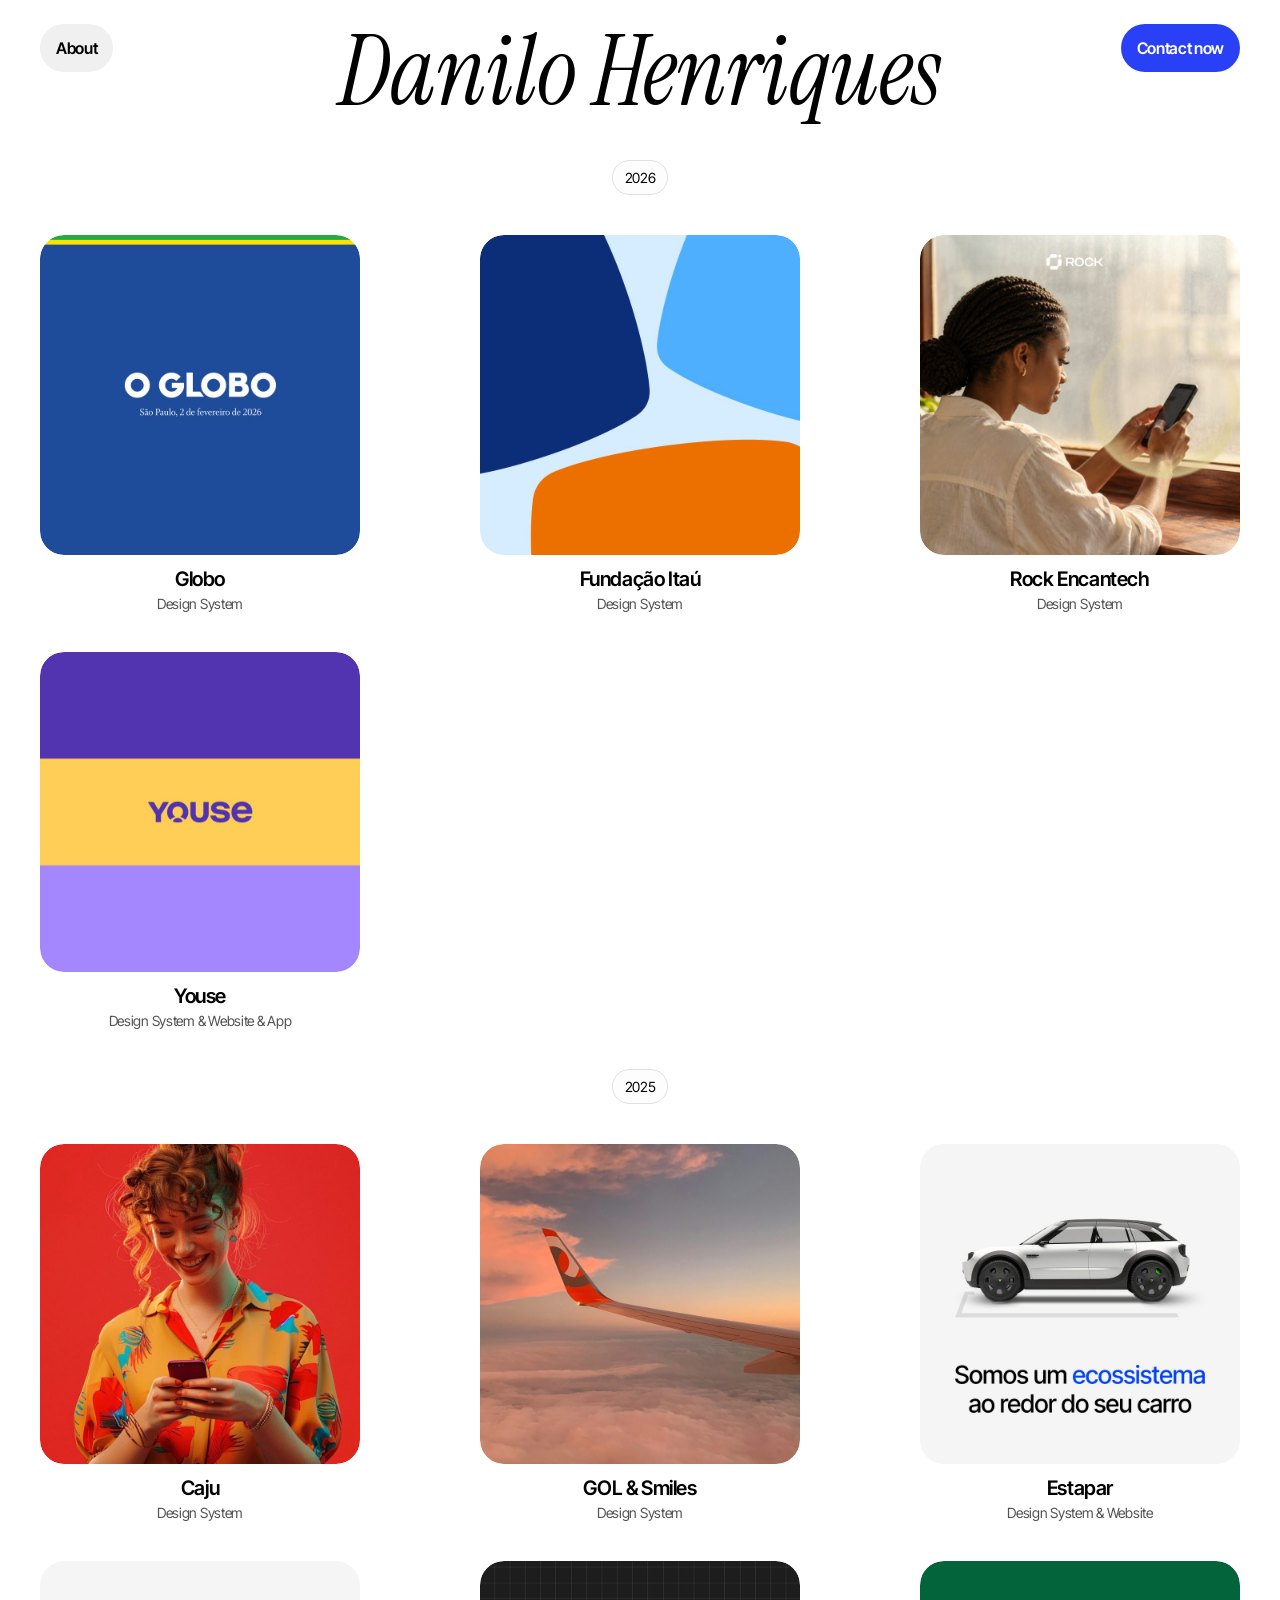
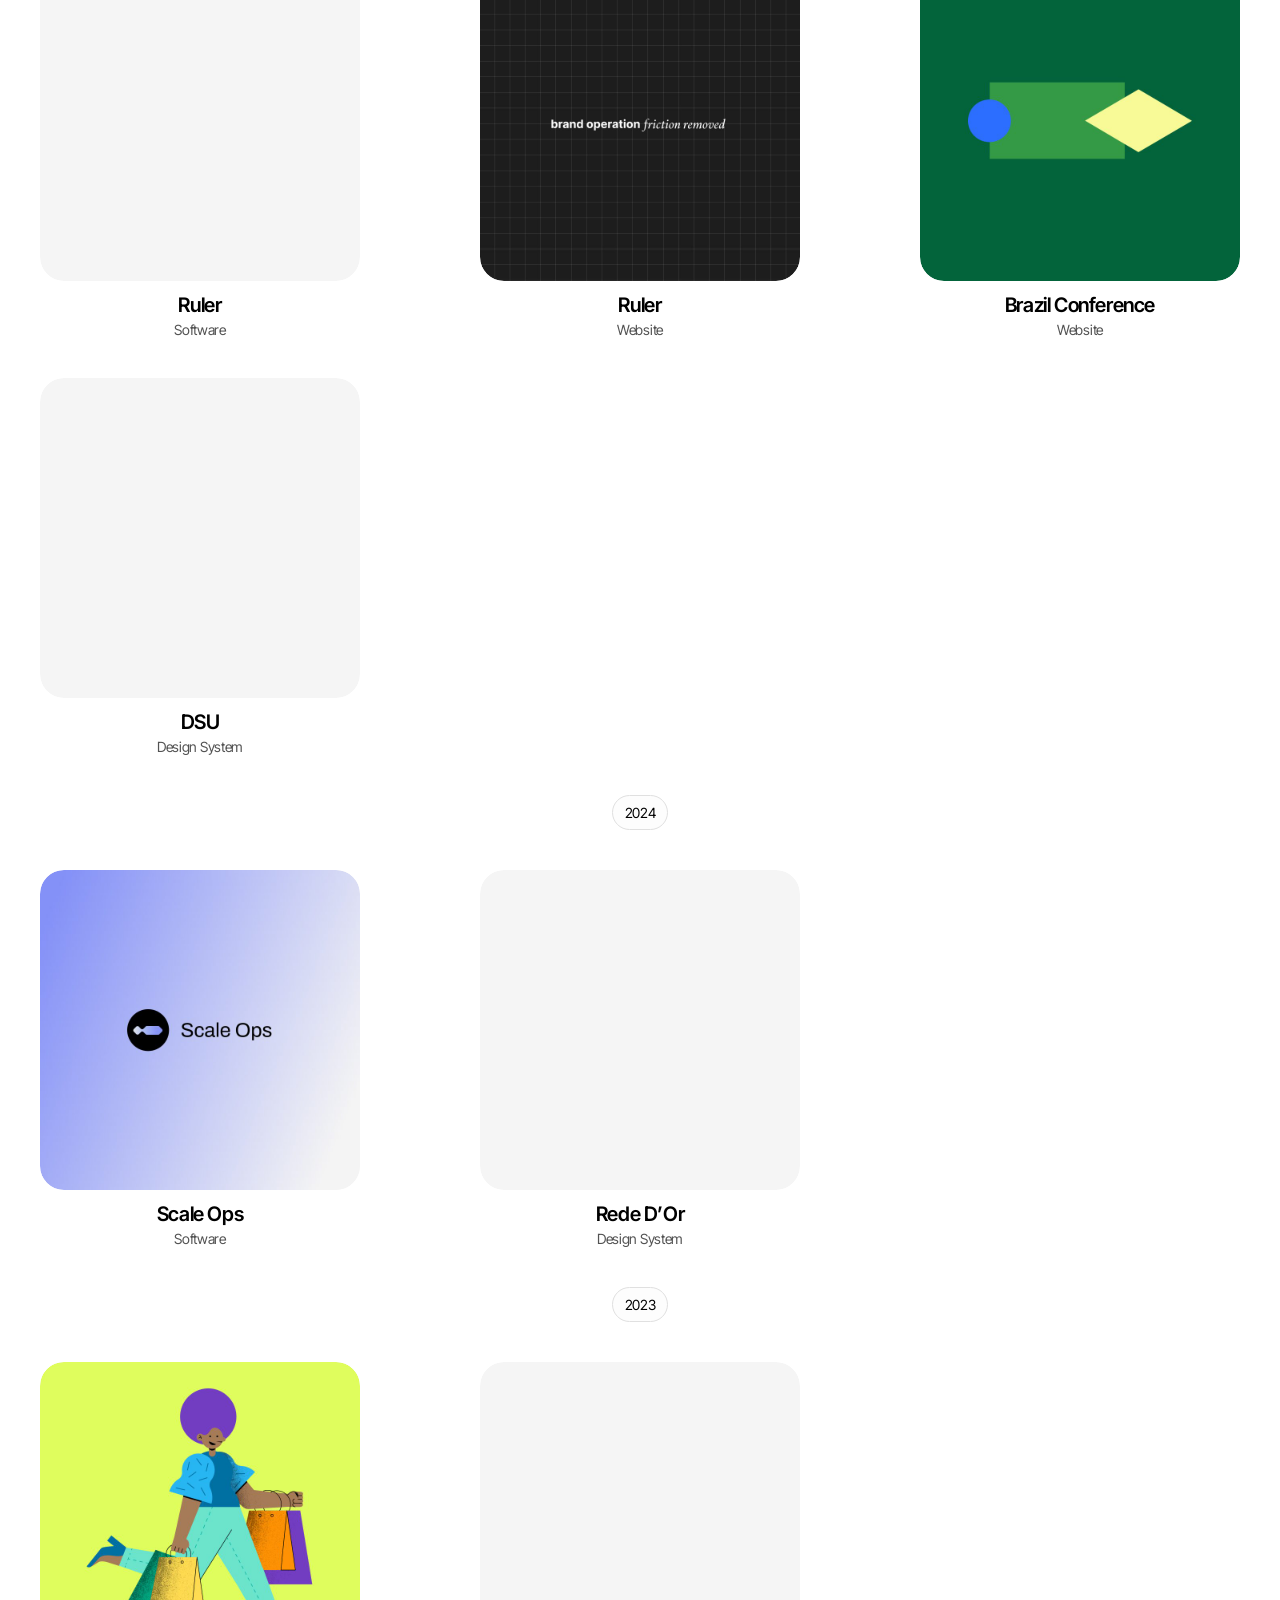
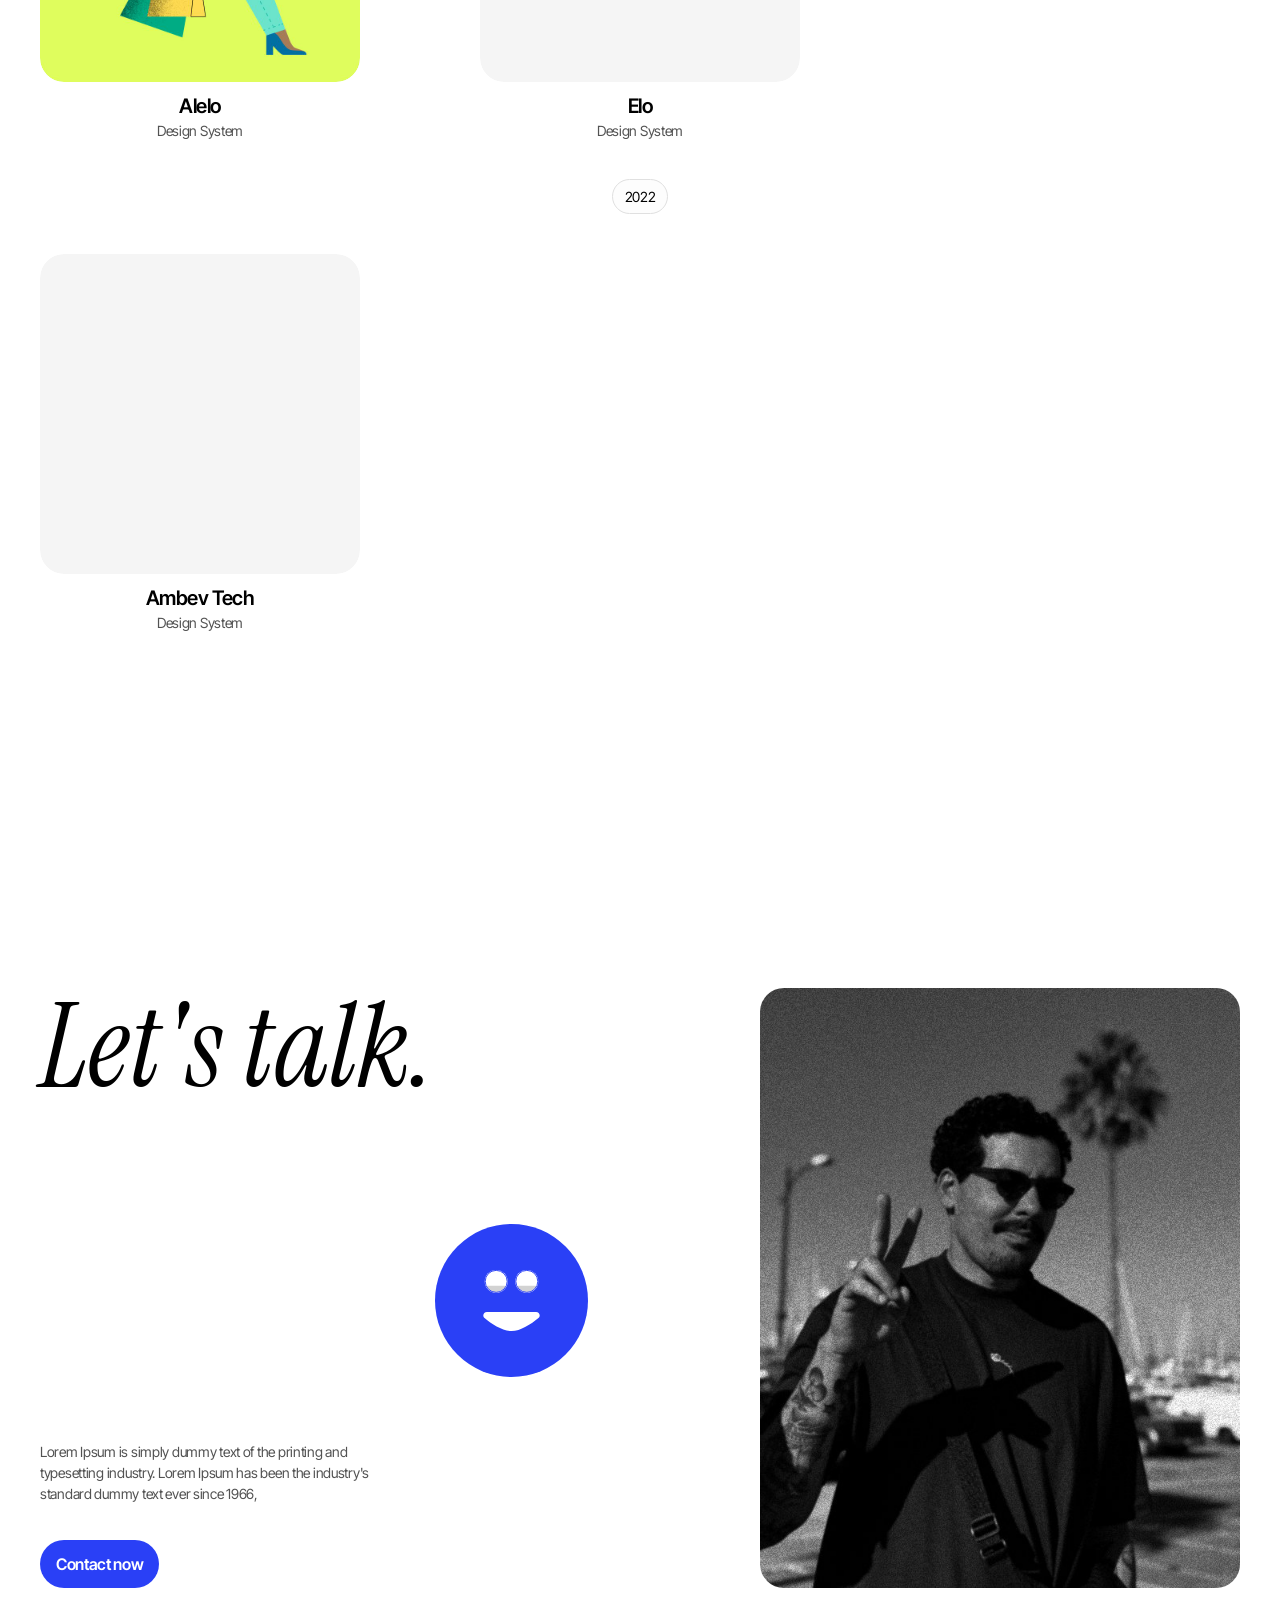
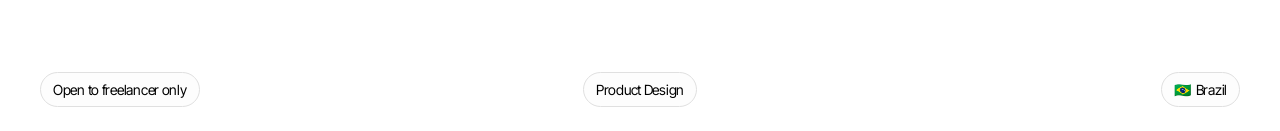
<file: index.html>
<!DOCTYPE html>
<html lang="en">
<head>
  <meta charset="UTF-8">
  <meta name="viewport" content="width=device-width, initial-scale=1.0">
  <title>Danilo Henriques — Product Designer</title>
  <meta name="description" content="Portfolio of Danilo Henriques, Product Designer living in Santos.">
  <link rel="preconnect" href="https://fonts.googleapis.com">
  <link rel="preconnect" href="https://fonts.gstatic.com" crossorigin>
  <link href="https://fonts.googleapis.com/css2?family=Inter:wght@400;500&family=Instrument+Serif:ital@1&family=Inter+Tight:wght@400;600&display=swap" rel="stylesheet">
  <link rel="stylesheet" href="css/style.css">
</head>
<body data-page="home">
  <header class="site-header" id="top">
    <a class="btn-soft" id="about-link" href="#">About</a>
    <h1 class="site-name">Danilo Henriques</h1>
    <a class="btn-contact" href="#contact">Contact now</a>
  </header>

  <main class="home">
    <div class="timeline" aria-live="polite"></div>
  </main>

  <section class="talk" id="contact" aria-labelledby="talk-title">
    <a class="btn-top" href="#top" aria-label="Back to top">
      <img src="assets/img/icon-arrow-up.svg" width="16" height="16" alt="">
    </a>
    <div class="talk-body">
      <div class="talk-copy">
        <h2 class="talk-title" id="talk-title"></h2>
        <div class="talk-cta">
          <p class="talk-text"></p>
          <a class="btn-contact" id="talk-contact" href="#">Contact now</a>
        </div>
      </div>
      <svg class="talk-smile" viewBox="0 0 160 160" fill="none" xmlns="http://www.w3.org/2000/svg" aria-hidden="true">
        <circle cx="80" cy="80" r="80" fill="#2A40F6"/>
        <g class="eye">
          <rect x="84" y="48" width="24" height="24" rx="12" fill="white"/>
          <path d="M106.095 64.5H85.8878L87.0002 66.5L88.5002 68.5L91.0002 70L93.5002 71H97.0001L100 70.5L103.5 68.5L105.5 66L106.095 64.5Z" fill="#D2D2D2"/>
          <circle cx="96" cy="60" r="11.5" stroke="#2A40F6"/>
        </g>
        <g class="eye">
          <rect x="52" y="48" width="24" height="24" rx="12" fill="white"/>
          <path d="M74.0952 64.5H53.8878L55.0002 66.5L56.5002 68.5L59.0002 70L61.5002 71H65.0001L68.0001 70.5L71.5001 68.5L73.5001 66L74.0952 64.5Z" fill="#D2D2D2"/>
          <circle cx="64" cy="60" r="11.5" stroke="#2A40F6"/>
        </g>
        <path d="M80 112C70.623 112 59.561 104.805 51.8333 98.3428C49.1356 96.087 50.8155 92 54.3322 92H105.668C109.184 92 110.864 96.087 108.167 98.3428C100.439 104.805 89.377 112 80 112Z" fill="white"/>
      </svg>
      <div class="talk-photo"></div>
    </div>
    <div class="talk-chips"></div>
  </section>

  <script src="js/data.js"></script>
  <script src="js/app.js"></script>
</body>
</html>
</file>
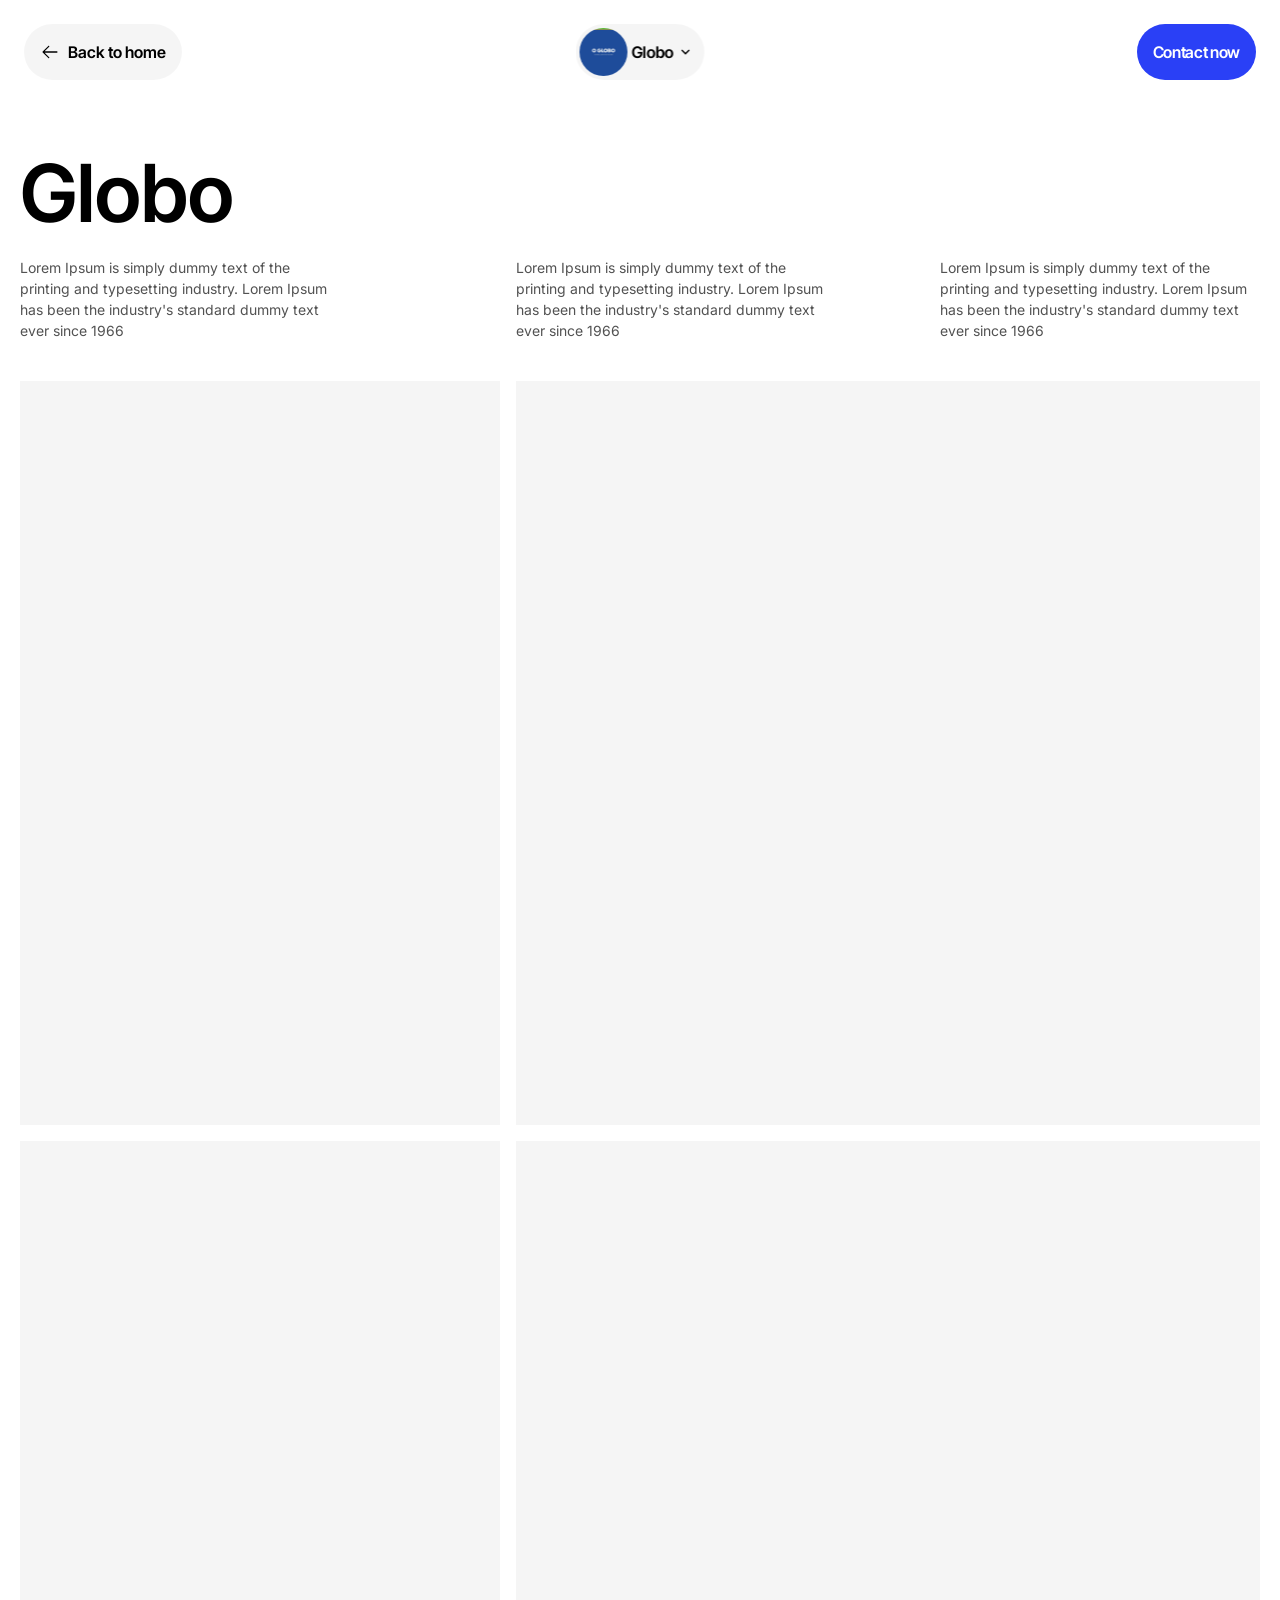
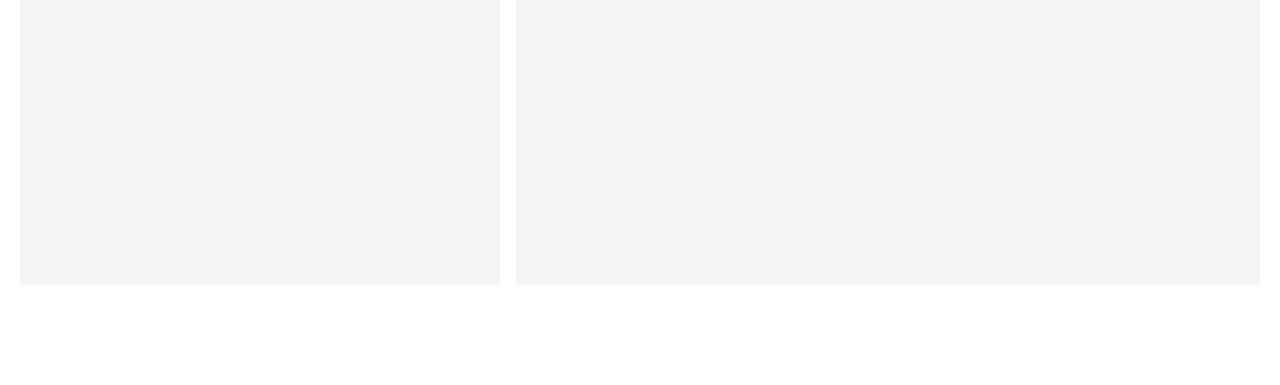
<file: project.html>
<!DOCTYPE html>
<html lang="en">
<head>
  <meta charset="UTF-8">
  <meta name="viewport" content="width=device-width, initial-scale=1.0">
  <title>Project — Danilo Henriques</title>
  <link rel="preconnect" href="https://fonts.googleapis.com">
  <link rel="preconnect" href="https://fonts.gstatic.com" crossorigin>
  <link href="https://fonts.googleapis.com/css2?family=Inter:wght@400;500&family=Inter+Tight:wght@400;600&display=swap" rel="stylesheet">
  <link rel="stylesheet" href="css/style.css">
</head>
<body data-page="project">
  <header class="project-top">
    <a class="btn-back" href="index.html">
      <img src="assets/img/icon-arrow-left.svg" width="20" height="20" alt="">
      <span>Back to home</span>
    </a>

    <div class="pill switcher">
      <button type="button" class="switcher-trigger" aria-haspopup="true" aria-expanded="false" aria-label="Switch project"></button>
      <div class="pill-menu"><div><ul></ul></div></div>
    </div>

    <a class="btn-contact" href="#">Contact now</a>
  </header>

  <main class="project">
    <h1 class="project-title"></h1>
    <div class="project-texts"></div>
    <div class="gallery"></div>
  </main>

  <script src="js/data.js"></script>
  <script src="js/app.js"></script>
</body>
</html>
</file>
<file: css/style.css>
/* ---------- Tokens (valores do Figma) ---------- */
:root {
  --black: #000;
  --white: #fff;
  --muted: #525252;
  --fill-1: rgba(0, 0, 0, 0.04);
  --fill-2: rgba(0, 0, 0, 0.08);
  --placeholder: #f5f5f5;
  --blue: #2a40f6;
  --line: #e0e0e0;
  --soft: rgba(224, 224, 224, 0.08);
  --soft-bg: #f0f0f0;
  --radius-card: 24px;
  --overlay: rgba(255, 255, 255, 0.32);
  --radius-pill: 500px;
  --font: "Inter", system-ui, -apple-system, sans-serif;
  --font-tight: "Inter Tight", "Inter", system-ui, sans-serif;
  --font-serif: "Instrument Serif", Georgia, serif;
  --ease: cubic-bezier(0.2, 0.8, 0.2, 1);
}

*,
*::before,
*::after { box-sizing: border-box; }

html, body { margin: 0; }

body {
  font-family: var(--font);
  font-size: 16px;
  line-height: normal;
  color: var(--black);
  background: var(--white);
  -webkit-font-smoothing: antialiased;
}

a { color: inherit; text-decoration: none; }
button { font: inherit; color: inherit; background: none; border: 0; padding: 0; cursor: pointer; }
img { display: block; }

:focus-visible { outline: 2px solid var(--black); outline-offset: 2px; }

/* ---------- Botões básicos ---------- */
.btn-contact {
  display: inline-flex;
  align-items: center;
  justify-content: center;
  height: 48px;
  padding: 0 16px;
  border-radius: var(--radius-pill);
  background: var(--blue);
  color: var(--white);
  font-family: var(--font-tight);
  font-weight: 600;
  letter-spacing: -0.02em;
  white-space: nowrap;
  transition: opacity 0.2s;
}
.btn-contact:hover { opacity: 0.85; }

.btn-soft {
  display: inline-flex;
  align-items: center;
  justify-content: center;
  height: 48px;
  padding: 0 16px;
  border-radius: var(--radius-pill);
  background: var(--soft-bg);
  font-family: var(--font-tight);
  font-weight: 600;
  letter-spacing: -0.02em;
  white-space: nowrap;
  transition: background 0.2s;
}
.btn-soft:hover { background: #e6e6e6; }

/* Etiqueta com borda (anos, chips do rodapé) */
.chip {
  display: inline-flex;
  align-items: center;
  padding: 8px 12px;
  border: 1px solid var(--line);
  border-radius: var(--radius-pill);
  background: var(--soft);
  font-family: var(--font-tight);
  font-size: 14px;
  letter-spacing: -0.02em;
  white-space: pre;
}

.chevron { width: 16px; height: 16px; flex: none; transition: transform 0.25s var(--ease); }
[aria-expanded="true"] > .chevron { transform: rotate(180deg); }

/* ---------- Overlay dos menus ---------- */
.overlay {
  position: fixed;
  inset: 0;
  background: var(--overlay);
  backdrop-filter: blur(40px);
  -webkit-backdrop-filter: blur(40px);
  opacity: 0;
  pointer-events: none;
  transition: opacity 0.25s var(--ease);
  z-index: 40;
}
.overlay.is-visible { opacity: 1; pointer-events: auto; }

/* ---------- Pílula que expande com menu (seletor da página de projeto) ---------- */
.pill {
  position: relative;
  min-height: 48px;
  border-radius: 24px;
  background: var(--fill-1);
  backdrop-filter: blur(12px);
  -webkit-backdrop-filter: blur(12px);
  transition: background 0.25s var(--ease);
}

.pill-menu {
  display: grid;
  grid-template-rows: 0fr;
  transition: grid-template-rows 0.3s var(--ease);
}
.pill.is-open .pill-menu { grid-template-rows: 1fr; }
.pill-menu > div { overflow: hidden; }

.pill-menu ul {
  list-style: none;
  margin: 0;
  padding: 4px 8px 8px;
  border-top: 1px solid var(--fill-2);
}
/* ---------- Home: topo ---------- */
.site-header {
  position: relative;
  display: flex;
  align-items: flex-start;
  justify-content: space-between;
  height: 96px;
  margin: 24px 40px 0;
}
.site-name {
  position: absolute;
  left: 50%;
  top: 0;
  transform: translateX(-50%);
  margin: 0;
  font-family: var(--font-serif);
  font-style: italic;
  font-weight: 400;
  font-size: 96px;
  line-height: 1;
  white-space: nowrap;
}

/* ---------- Home: projetos por ano ---------- */
.home { padding: 40px 40px 200px; }
.timeline, .year { display: flex; flex-direction: column; align-items: center; gap: 40px; width: 100%; }
.grid {
  display: grid;
  grid-template-columns: repeat(3, minmax(0, 1fr));
  column-gap: 120px;
  row-gap: 40px;
  width: 100%;
}

.card { display: flex; flex-direction: column; align-items: center; gap: 12px; }
.card-cover {
  position: relative;
  width: 100%;
  aspect-ratio: 1 / 1;
  display: grid;
  place-items: center;
  overflow: hidden;
  border-radius: var(--radius-card);
  /* No hover, a capa encolhe 8px de cada lado sem mexer no layout */
  clip-path: inset(0 round var(--radius-card));
  transition: clip-path 0.35s var(--ease);
}
.card:hover .card-cover,
.card:focus-visible .card-cover { clip-path: inset(8px round var(--radius-card)); }
.card:focus-visible { outline: none; }
.card-cover > img.logo { max-width: 60%; height: auto; }
.card-cover > img.cover-image {
  position: absolute;
  inset: 0;
  width: 100%;
  height: 100%;
  object-fit: cover;
}

/* Case bloqueado: sem clique; no hover encolhe como os outros e mostra o cadeado no meio */
.card.is-locked { cursor: default; }
.lock-badge {
  position: absolute;
  left: 50%;
  top: 50%;
  display: grid;
  place-items: center;
  width: 48px;
  height: 48px;
  border: 1px solid var(--line);
  border-radius: 50%;
  opacity: 0;
  transform: translate(-50%, -50%) scale(0.8);
  transition: opacity 0.25s var(--ease), transform 0.35s var(--ease);
}
.card.is-locked:hover .lock-badge { opacity: 1; transform: translate(-50%, -50%) scale(1); }

/* Efeito vidro (aproximação do "Glass" do Figma) */
.glass {
  background: rgba(255, 255, 255, 0.55);
  -webkit-backdrop-filter: blur(8px) saturate(1.4);
  backdrop-filter: blur(8px) saturate(1.4);
}
.lock-badge { background: rgba(255, 255, 255, 0.55); -webkit-backdrop-filter: blur(8px) saturate(1.4); backdrop-filter: blur(8px) saturate(1.4); }

/* "Soon" que segue o mouse */
.soon-cursor {
  position: fixed;
  left: 0;
  top: 0;
  z-index: 60;
  pointer-events: none;
  opacity: 0;
  transition: opacity 0.15s linear;
}
.soon-cursor.is-visible { opacity: 1; }
@media (hover: none) { .soon-cursor { display: none; } }

.card-info { display: flex; flex-direction: column; align-items: center; gap: 4px; text-align: center; font-family: var(--font-tight); }
.card-title { font-size: 20px; font-weight: 600; letter-spacing: -0.02em; }
.card-type { font-size: 14px; color: var(--muted); letter-spacing: -0.02em; }

/* Linha de itens pequenos (usada no seletor da página de projeto) */
.meta {
  display: flex;
  align-items: center;
  flex-wrap: wrap;
  gap: 8px;
  font-size: 12px;
  color: var(--muted);
}
.meta span + span::before {
  content: "";
  display: inline-block;
  width: 4px;
  height: 4px;
  margin-right: 8px;
  border-radius: 50%;
  background: currentColor;
  vertical-align: middle;
}

/* ---------- Home: seção final "Let's talk." (tela inteira) ---------- */
.talk {
  /* Ocupa exatamente uma tela; os elementos de dentro se ajustam à altura */
  height: 100vh;
  height: 100dvh;
  display: grid;
  grid-template-rows: auto minmax(0, 1fr) auto;
  gap: clamp(16px, 4vh, 40px);
  padding: 24px 40px;
}
.btn-top {
  justify-self: center;
  display: grid;
  place-items: center;
  width: 48px;
  height: 48px;
  border: 1px solid var(--line);
  border-radius: 50%;
  background: var(--soft);
  /* Fica acima da tela até a seção final aparecer; depois desce do topo da tela até o lugar.
     A volta para cima é instantânea e só acontece com o botão já fora da tela (ver app.js). */
  opacity: 0;
  transform: translateY(-100vh);
  pointer-events: none;
  transition: background 0.2s;
}
.talk.is-in .btn-top {
  opacity: 1;
  transform: none;
  pointer-events: auto;
  transition: background 0.2s, opacity 0.15s linear, transform 0.9s cubic-bezier(0.22, 1, 0.36, 1);
}
.btn-top:hover { background: var(--soft-bg); }

.talk-body {
  align-self: center;
  display: grid;
  /* proporções do Figma: texto | carinha | espaço | foto */
  grid-template-columns: 476fr auto 244fr auto;
  grid-template-rows: minmax(0, 1fr);
  height: 100%;
  max-height: 600px;
  min-height: 0;
}
.talk-copy {
  grid-column: 1;
  display: flex;
  flex-direction: column;
  justify-content: space-between;
  gap: 24px;
  min-height: 0;
}
.talk-title {
  margin: 0;
  font-family: var(--font-serif);
  font-style: italic;
  font-weight: 400;
  font-size: clamp(64px, 13vh, 120px);
  line-height: 1;
  white-space: nowrap;
}
.talk-cta { display: flex; flex-direction: column; align-items: flex-start; gap: clamp(16px, 4vh, 40px); }
.talk-text {
  max-width: 360px;
  margin: 0;
  font-family: var(--font-tight);
  font-size: 14px;
  line-height: 1.5;
  letter-spacing: -0.02em;
  color: var(--muted);
}
.talk-smile { grid-column: 2; align-self: center; margin-top: 17%; width: clamp(96px, 17vh, 160px); height: auto; aspect-ratio: 1; }
/* Carinha pisca ao passar o mouse */
/* No hover a carinha encolhe um pouco e pisca */
.talk-smile { transition: transform 0.35s var(--ease); }
.talk-smile:hover { transform: scale(0.92); }
.talk-smile .eye { transform-box: fill-box; transform-origin: center; }
.talk-smile:hover .eye { animation: blink 0.45s var(--ease); }
@keyframes blink {
  0%, 100% { transform: scaleY(1); }
  40%, 55% { transform: scaleY(0.1); }
}

.talk-photo {
  grid-column: 4;
  height: 100%;
  aspect-ratio: 480 / 600;
  border-radius: var(--radius-card);
  background: var(--placeholder);
  overflow: hidden;
}
.talk-photo img { width: 100%; height: 100%; object-fit: cover; }

.talk-chips {
  display: grid;
  grid-template-columns: 1fr auto 1fr;
  align-items: center;
  gap: 16px;
}
.talk-chips .chip:first-child { justify-self: start; }
.talk-chips .chip:last-child { justify-self: end; }

/* ---------- Página de projeto ---------- */
.project-top {
  position: fixed;
  top: 24px;
  left: 24px;
  right: 24px;
  display: flex;
  align-items: flex-start;
  justify-content: space-between;
  z-index: 50;
  pointer-events: none;
}
.project-top > * { pointer-events: auto; }
.project-top .btn-contact { height: 56px; }

.btn-back {
  display: inline-flex;
  align-items: center;
  gap: 8px;
  height: 56px;
  padding: 4px 16px;
  border-radius: var(--radius-pill);
  background: var(--fill-1);
  backdrop-filter: blur(12px);
  -webkit-backdrop-filter: blur(12px);
  font-family: var(--font-tight);
  font-weight: 600;
  transition: background 0.2s;
}
.btn-back:hover { background: var(--fill-2); }
.btn-back img { width: 20px; height: 20px; }

.switcher {
  position: absolute;
  left: 50%;
  transform: translateX(-50%);
  min-width: 129px;
  border-radius: 28px;
}
.switcher-trigger {
  display: flex;
  align-items: center;
  gap: 4px;
  height: 56px;
  padding: 4px 8px 4px 4px;
  font-family: var(--font-tight);
  font-weight: 600;
  white-space: nowrap;
}

.avatar {
  position: relative;
  flex: none;
  width: 48px;
  height: 48px;
  border-radius: 50%;
  display: grid;
  place-items: center;
  overflow: hidden;
}
.avatar img.logo { max-width: 66%; max-height: 50%; width: auto; height: auto; }
.avatar img.cover-image { position: absolute; inset: 0; width: 100%; height: 100%; object-fit: cover; }

.switcher .pill-menu ul { padding: 4px; max-height: min(70vh, 560px); overflow-y: auto; }
.switcher.is-open .pill-menu ul { min-width: 320px; }
.switcher:not(.is-open) .pill-menu > div { width: 0; }
.switcher .pill-menu li a {
  display: flex;
  align-items: center;
  gap: 12px;
  padding: 4px 12px 4px 4px;
  border-radius: 28px;
  transition: background 0.15s;
}
.switcher .pill-menu li a:hover { background: var(--fill-1); }
.switcher .pill-menu li .is-locked {
  display: flex;
  align-items: center;
  gap: 12px;
  padding: 4px 12px 4px 4px;
  opacity: 0.45;
  cursor: default;
}
.switcher .pill-menu li a[aria-current="page"] { background: var(--fill-2); }
.switcher .item-text { display: flex; flex-direction: column; gap: 2px; }
.switcher .item-name { font-family: var(--font-tight); font-weight: 600; }
.switcher .group-label {
  padding: 12px 12px 4px;
  font-size: 12px;
  color: var(--muted);
  text-transform: uppercase;
  letter-spacing: 0.04em;
}

.project {
  max-width: 1240px;
  margin: 0 auto;
  padding: 144px 0 100px;
}
.project-title {
  margin: 0;
  font-family: var(--font-tight);
  font-weight: 600;
  font-size: 80px;
  line-height: normal;
}
.project-texts {
  display: grid;
  /* alinhado à galeria: 2ª coluna começa junto com o bloco grande, 3ª encosta na direita */
  grid-template-columns: 496fr 424fr 320fr;
  margin-top: 16px;
}
.project-texts p { max-width: 320px; margin: 0; font-size: 14px; line-height: 1.5; color: var(--muted); }

.gallery { display: flex; flex-direction: column; gap: 16px; margin-top: 40px; }
.gallery-row { display: grid; grid-template-columns: 480fr 744fr; gap: 16px; }
.gallery-row > * { background: var(--placeholder); overflow: hidden; }
.gallery-row > :last-child { aspect-ratio: 1 / 1; }
.gallery-row img { width: 100%; height: 100%; object-fit: cover; }

/* ---------- Responsivo ---------- */
@media (min-width: 1681px) {
  .grid { grid-template-columns: repeat(4, minmax(0, 1fr)); }
}

@media (max-width: 1100px) {
  .site-name { font-size: 72px; }
  .grid { column-gap: 40px; }
  .talk-body { grid-template-columns: 1fr auto auto; column-gap: 40px; }
  .talk-photo { grid-column: 3; }
  .talk-title { font-size: clamp(64px, 11vh, 96px); }
  .project { padding-left: 40px; padding-right: 40px; }
  .project-texts { grid-template-columns: repeat(3, minmax(0, 1fr)); gap: 32px; }
}

@media (max-width: 860px) {
  .site-header { height: auto; flex-wrap: wrap; row-gap: 24px; }
  .site-name { position: static; transform: none; order: 3; width: 100%; text-align: center; font-size: 64px; }
  .grid { grid-template-columns: repeat(2, minmax(0, 1fr)); }
  .talk { height: auto; min-height: 100vh; }
  .talk-body { grid-template-columns: 1fr; grid-template-rows: none; row-gap: 40px; height: auto; max-height: none; }
  .talk-copy, .talk-smile, .talk-photo { grid-column: 1; }
  .talk-smile { margin: 0; justify-self: center; }
  .talk-photo { height: auto; max-width: 480px; width: 100%; justify-self: center; }
  .project-title { font-size: 56px; }
  .project-texts { grid-template-columns: 1fr; gap: 16px; }
}

@media (max-width: 640px) {
  .site-header { margin: 16px 16px 0; }
  .site-name { font-size: 48px; }
  .home { padding: 32px 16px 120px; }
  .grid { grid-template-columns: 1fr; row-gap: 32px; }
  .talk { padding: 16px; }
  .talk-title { font-size: 72px; white-space: normal; }
  .talk-cta .btn-contact { width: 100%; }
  .talk-chips { grid-template-columns: 1fr; justify-items: center; }
  .talk-chips .chip:first-child, .talk-chips .chip:last-child { justify-self: center; }
  .project-top { top: 12px; left: 12px; right: 12px; }
  .project-top .btn-contact { display: none; }
  .btn-back span { display: none; }
  .switcher { left: auto; right: 0; transform: none; }
  .switcher.is-open .pill-menu ul { min-width: 280px; }
  .project { padding: 100px 16px 64px; }
  .project-title { font-size: 44px; }
  .gallery-row { grid-template-columns: 1fr; }
  .gallery-row > :first-child { aspect-ratio: 4 / 5; }
}

@media (prefers-reduced-motion: reduce) {
  *, *::before, *::after { transition: none !important; }
}
</file>
